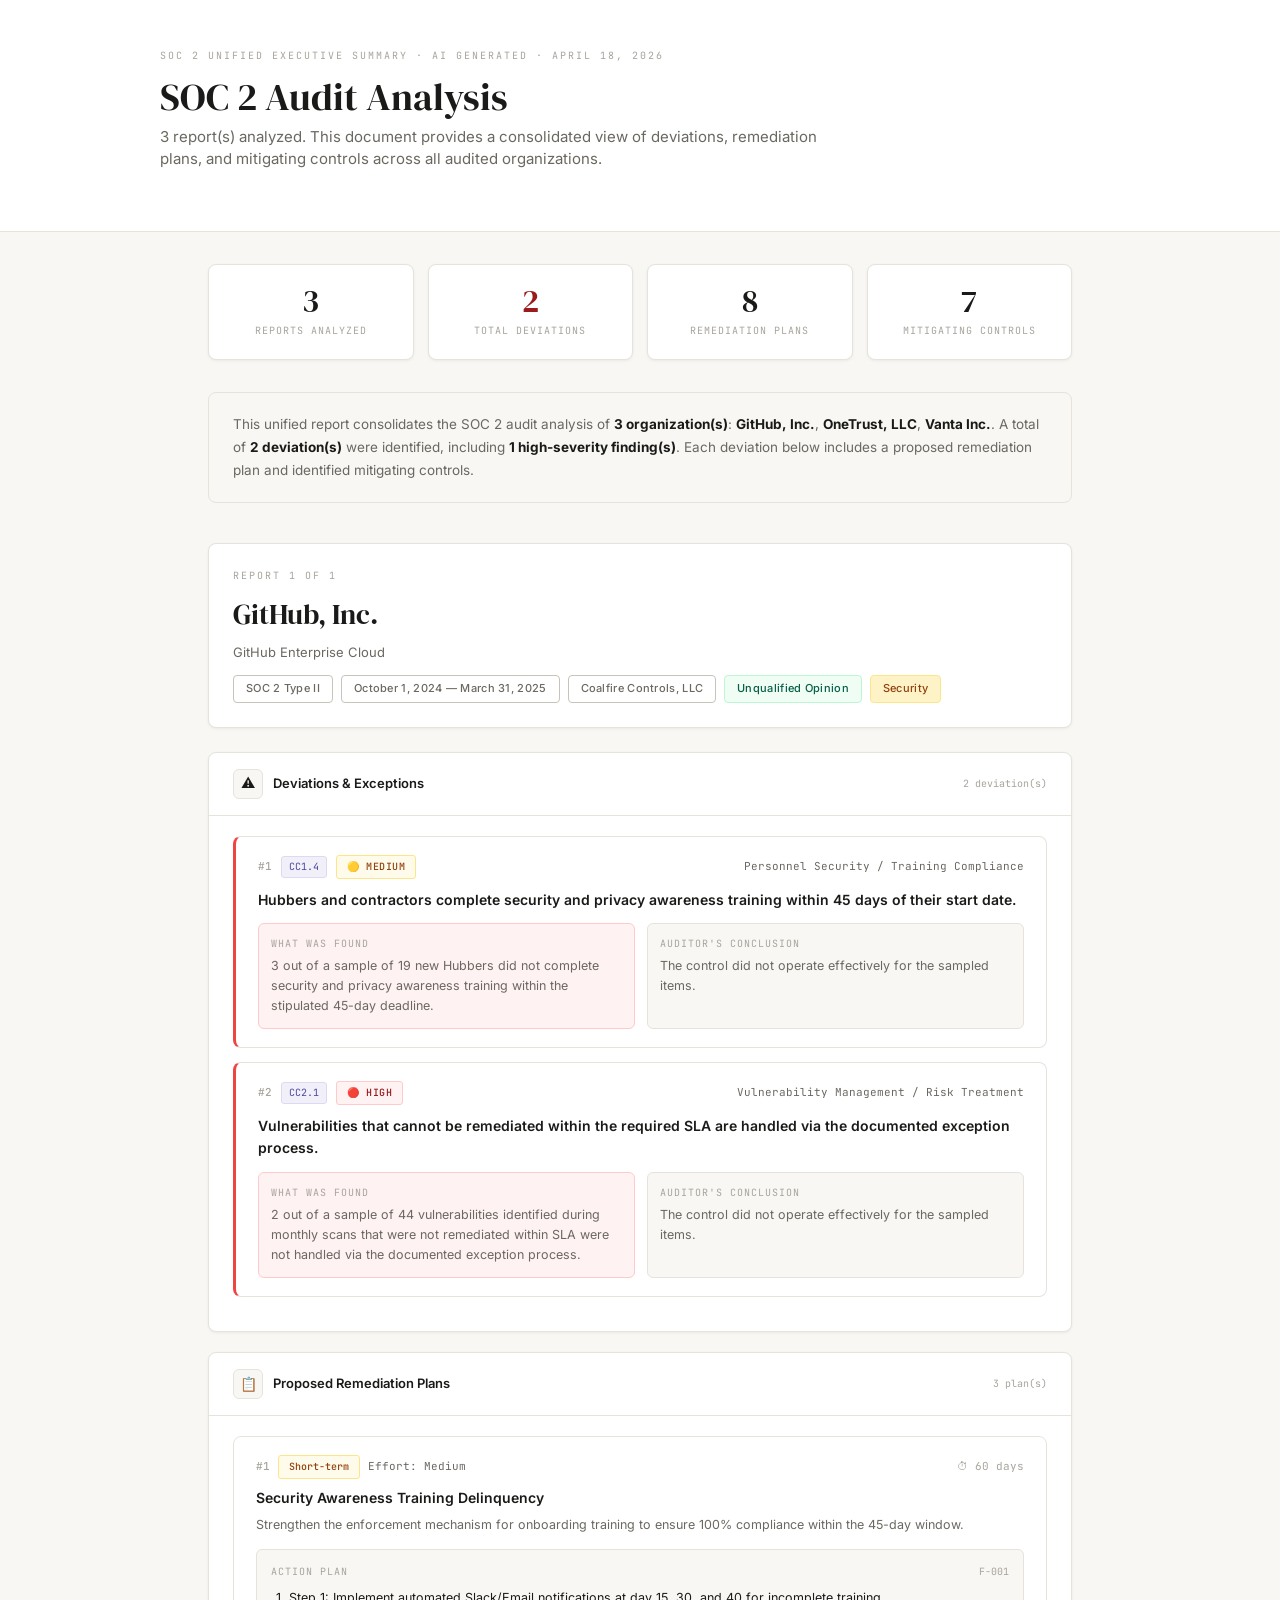
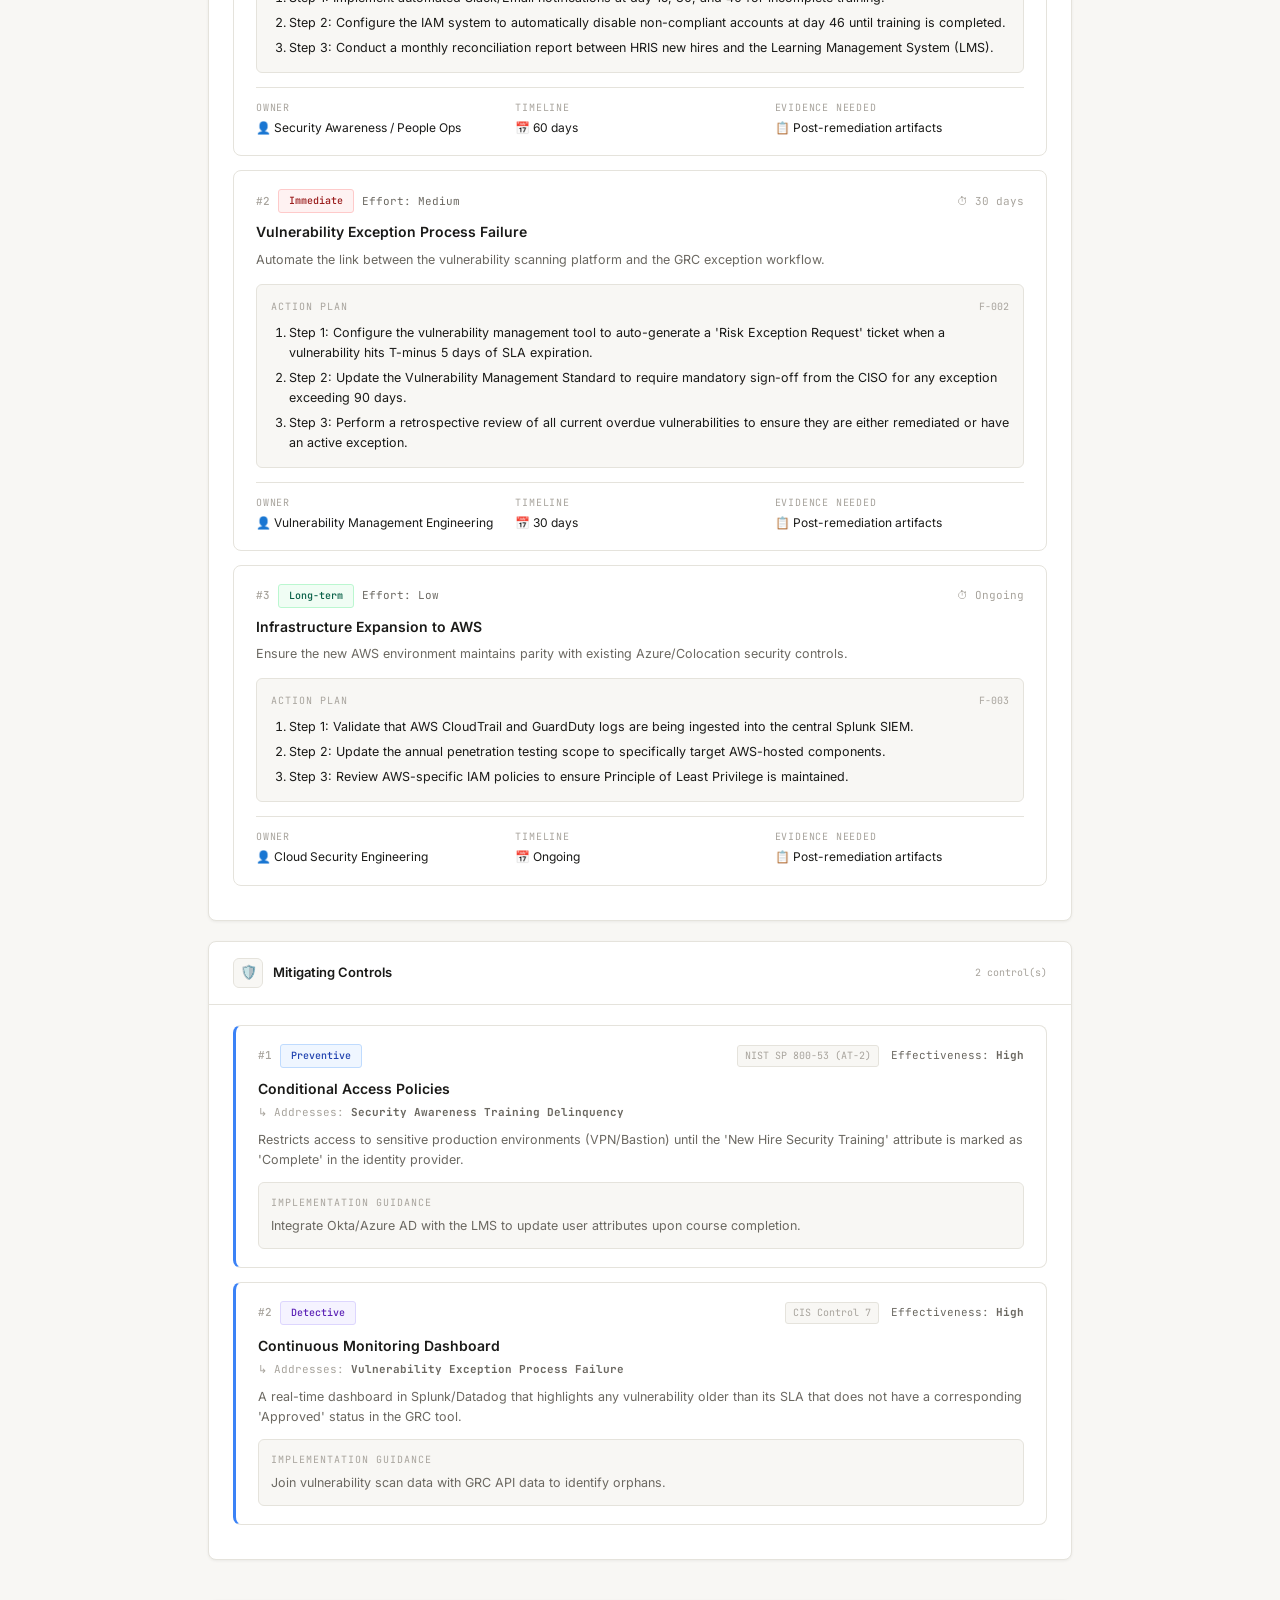
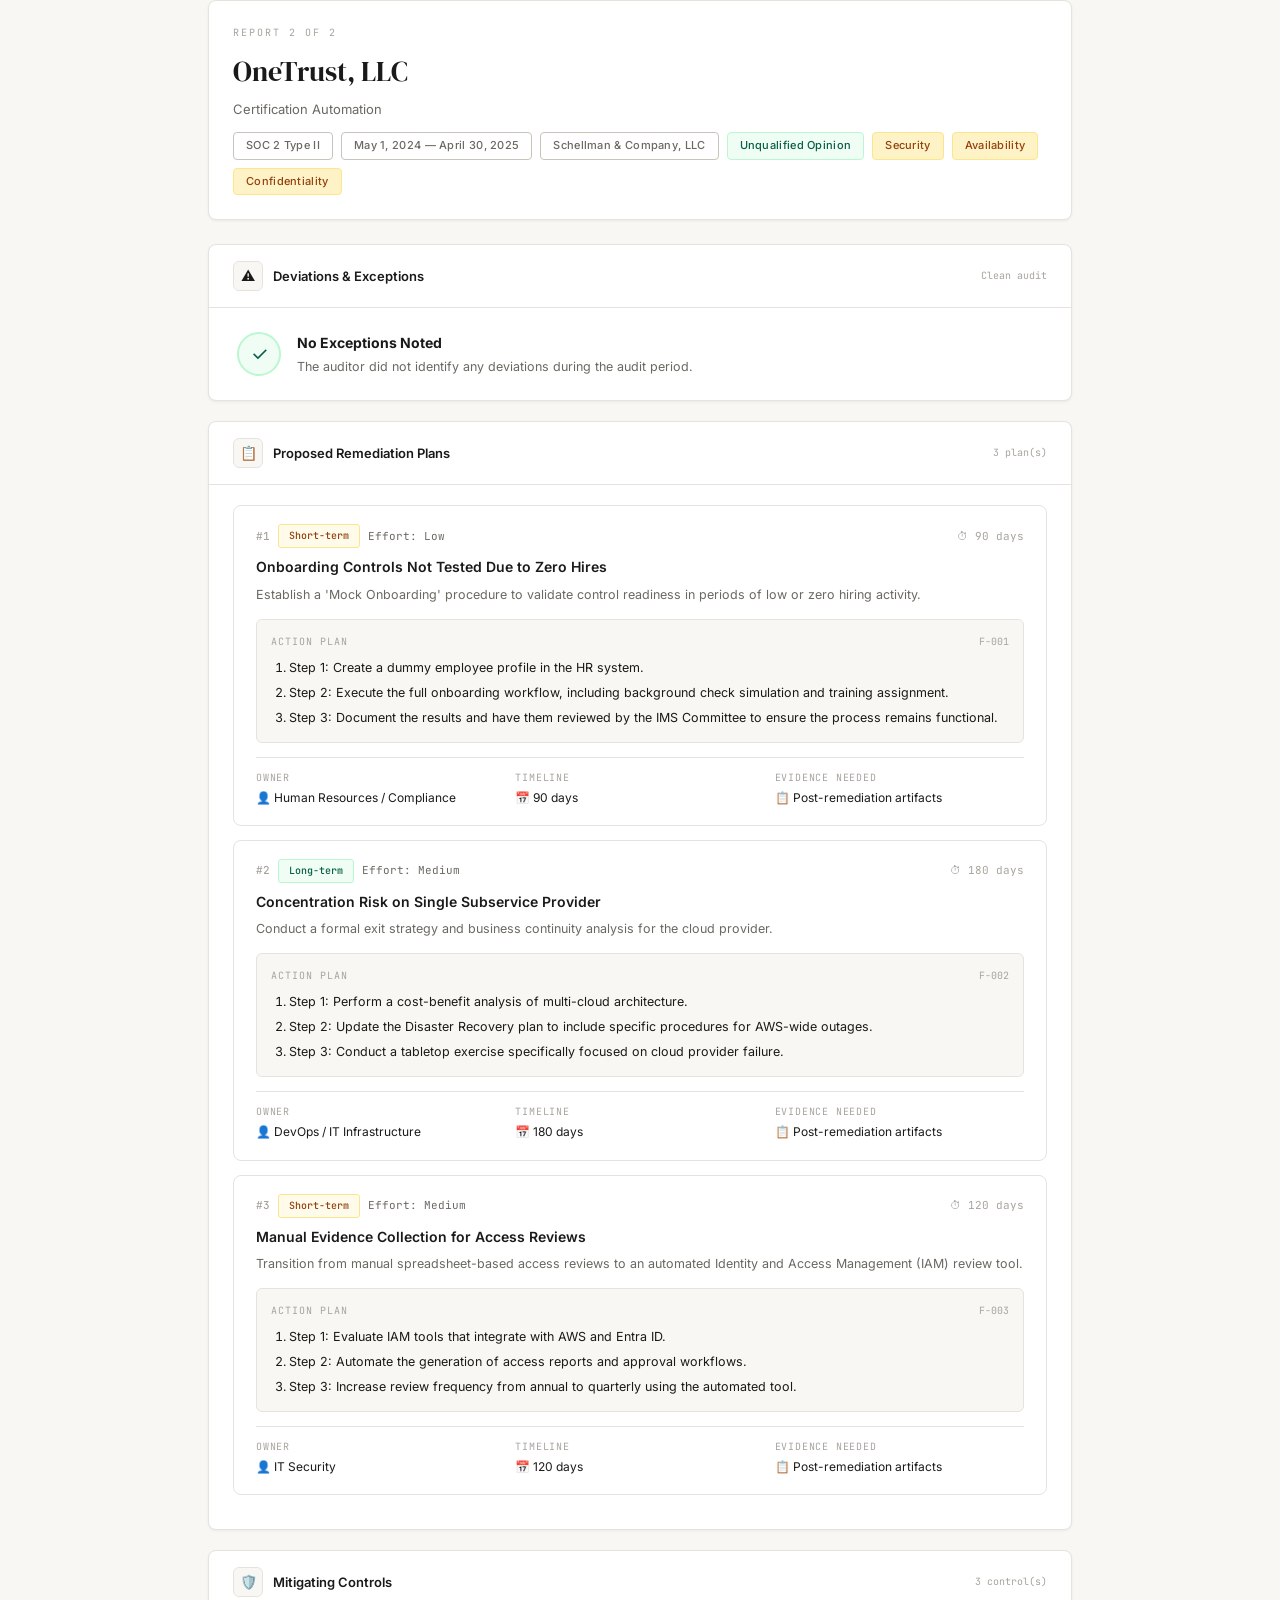
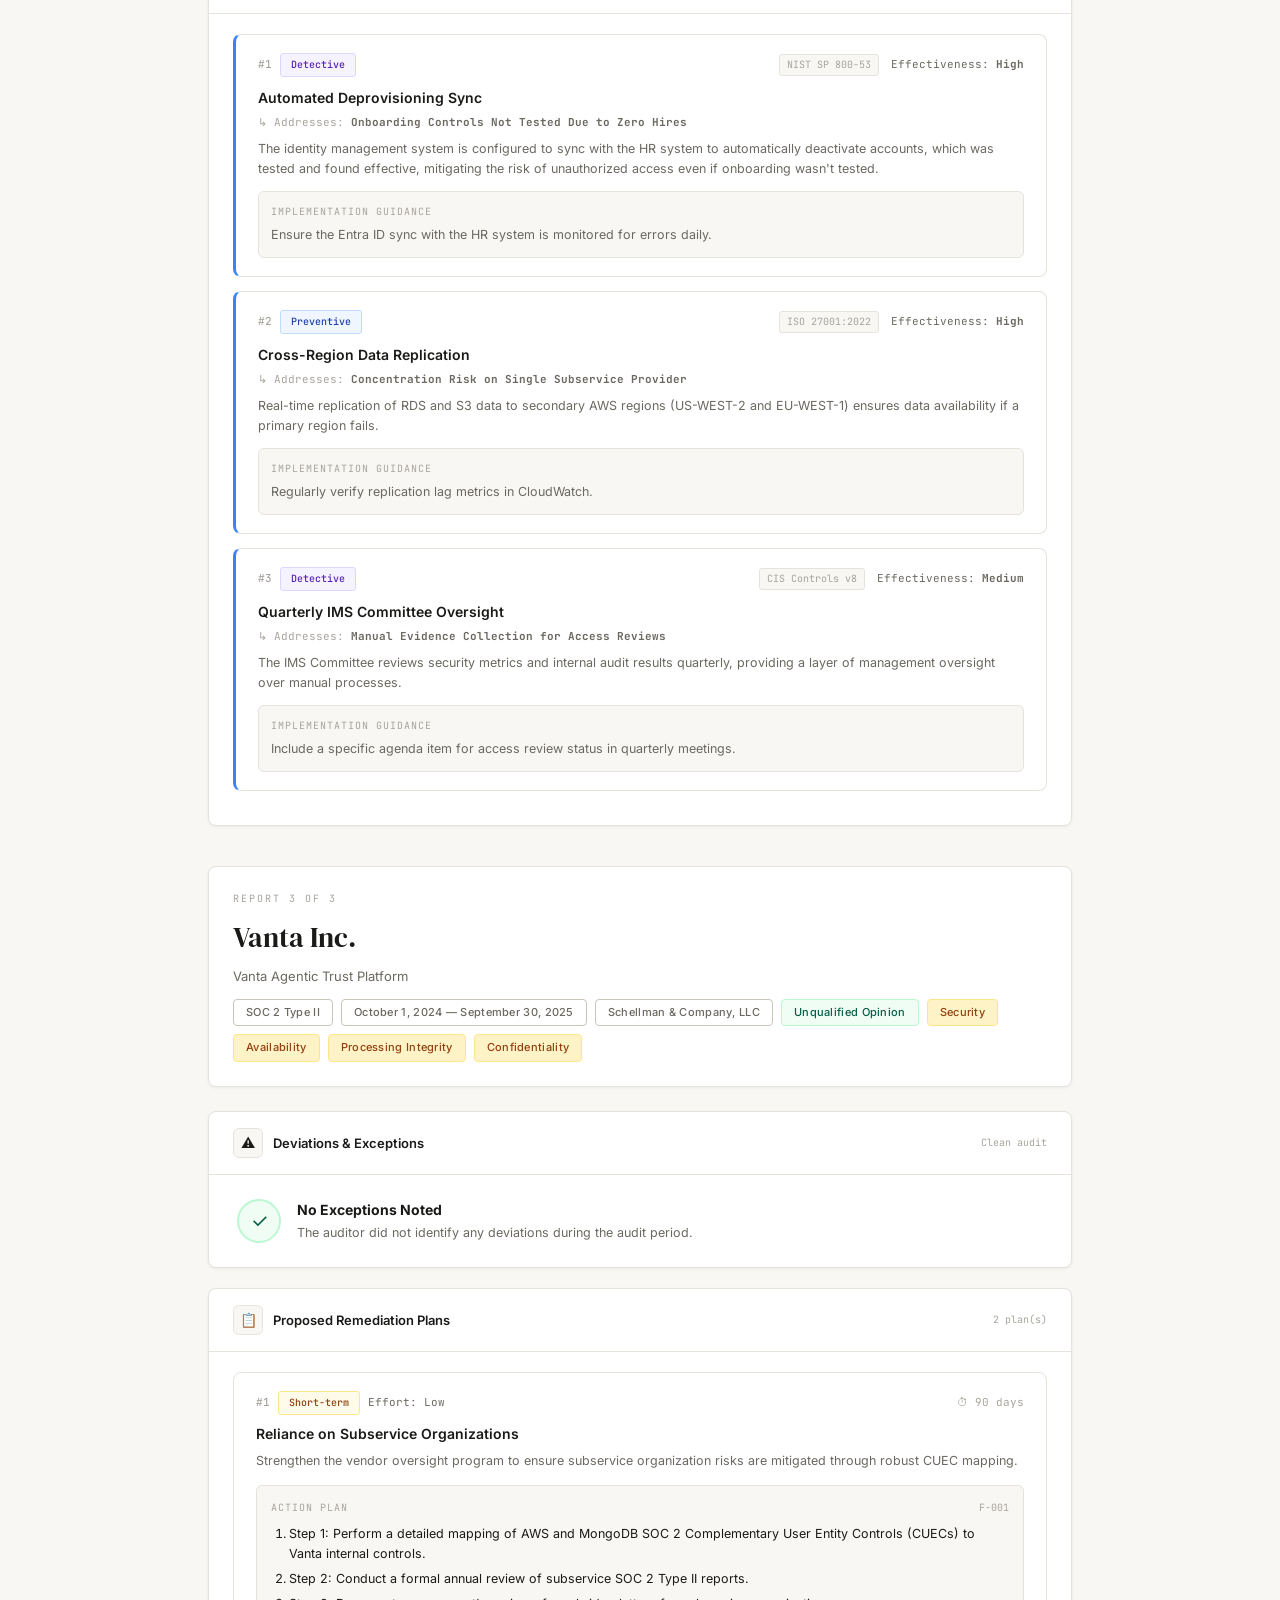
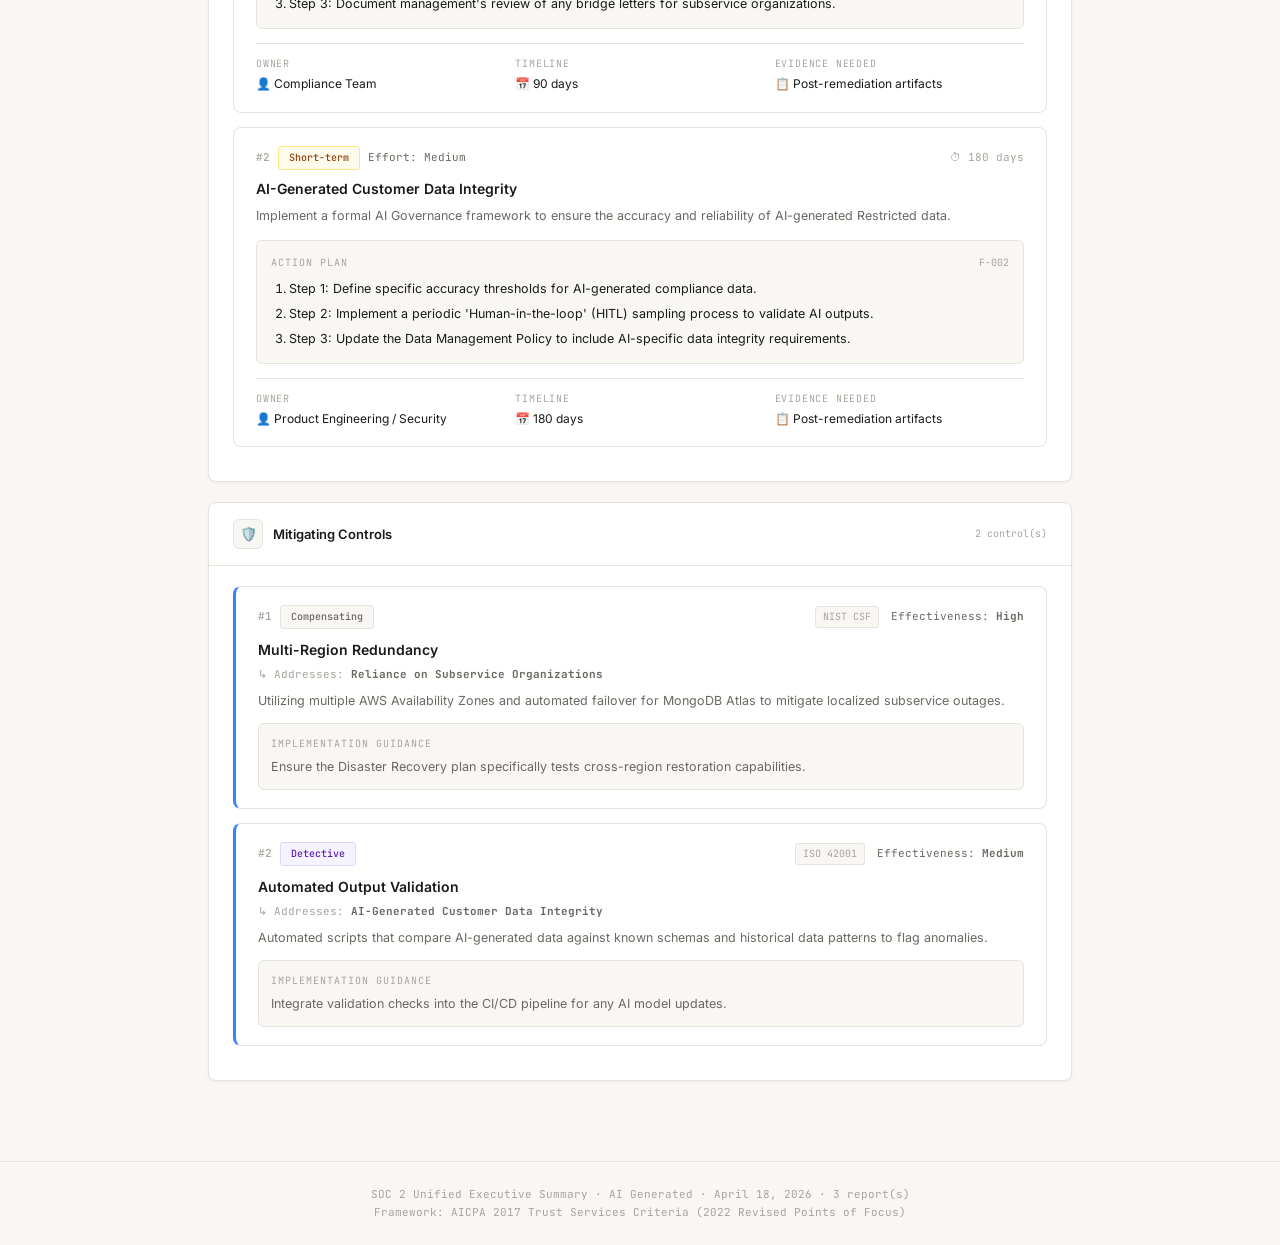
<file: SOC2_Unified_Report.html>
<!DOCTYPE html>
<html lang="en">
<head>
  <meta charset="UTF-8">
  <meta name="viewport" content="width=device-width, initial-scale=1.0">
  <title>SOC 2 Unified Executive Summary</title>
  <link rel="preconnect" href="https://fonts.googleapis.com">
  <link href="https://fonts.googleapis.com/css2?family=DM+Serif+Display&family=Inter:wght@300;400;500;600;700&family=JetBrains+Mono:wght@400;500&display=swap" rel="stylesheet">
  <style>
    :root {
      --bg:#F8F7F4; --white:#fff; --border:#E5E3DC; --border-strong:#C8C4BA;
      --text:#1A1A18; --secondary:#6B6861; --muted:#A8A49D;
      --accent:#1A1A18; --accent-warm:#B45309;
      --badge-bg:#FEF3C7; --badge-text:#92400E;
      --high-bg:#FEF2F2; --high-border:#FECACA; --high-text:#991B1B;
      --med-bg:#FFFBEB; --med-border:#FDE68A; --med-text:#92400E;
      --low-bg:#F0FDF4; --low-border:#BBF7D0; --low-text:#065F46;
      --pass-bg:#F0FDF4; --pass-text:#065F46;
      --fail-bg:#FEF2F2; --fail-text:#991B1B;
      --blue-bg:#EFF6FF; --blue-border:#BFDBFE; --blue-text:#1E40AF;
      --purple-bg:#F5F3FF; --purple-border:#DDD6FE; --purple-text:#5B21B6;
      --shadow:0 1px 3px rgba(0,0,0,.06); --shadow-md:0 4px 12px rgba(0,0,0,.08);
      --radius:8px;
    }
    *{margin:0;padding:0;box-sizing:border-box}
    body{font-family:'Inter',sans-serif;background:var(--bg);color:var(--text);font-size:14px;line-height:1.6}
    h1,h2,h3{font-family:'DM Serif Display',Georgia,serif;font-weight:400}

    .doc-header{background:var(--white);border-bottom:1px solid var(--border);padding:48px 48px 36px}
    .header-inner{max-width:960px;margin:0 auto}
    .header-eyebrow{font-family:'JetBrains Mono',monospace;font-size:10px;letter-spacing:2px;text-transform:uppercase;color:var(--muted);margin-bottom:12px}
    .header-title{font-family:'DM Serif Display',serif;font-size:38px;color:var(--text);margin-bottom:6px;line-height:1.15}
    .header-subtitle{color:var(--secondary);font-size:15px;margin-bottom:24px;max-width:700px;line-height:1.5}

    .container{max-width:960px;margin:0 auto;padding:32px 48px 48px}
    .stats{display:grid;grid-template-columns:repeat(4,1fr);gap:14px;margin-bottom:32px}
    .stat{background:var(--white);border:1px solid var(--border);border-radius:var(--radius);padding:20px;box-shadow:var(--shadow);text-align:center}
    .stat-num{font-family:'DM Serif Display',serif;font-size:32px;line-height:1;margin-bottom:6px;color:var(--text)}
    .stat-num.red{color:#991B1B} .stat-num.amber{color:#92400E} .stat-num.green{color:#065F46}
    .stat-lbl{font-size:10px;font-family:'JetBrains Mono',monospace;text-transform:uppercase;letter-spacing:1px;color:var(--muted)}

    .exec-summary{background:var(--bg);border:1px solid var(--border);border-radius:var(--radius);padding:20px 24px;margin-bottom:32px;line-height:1.7;font-size:13.5px;color:var(--secondary)}
    .exec-summary strong{color:var(--text)}

    /* Company divider */
    .company-divider{margin:40px 0 24px;padding:24px;background:var(--white);border:1px solid var(--border);border-radius:var(--radius);box-shadow:var(--shadow)}
    .company-divider-eyebrow{font-family:'JetBrains Mono',monospace;font-size:10px;letter-spacing:2px;text-transform:uppercase;color:var(--muted);margin-bottom:8px}
    .company-divider h2{font-size:28px;margin-bottom:6px}
    .company-divider-meta{font-size:13px;color:var(--secondary)}
    .company-pills{display:flex;gap:8px;flex-wrap:wrap;margin-top:12px}
    .pill{display:inline-block;padding:4px 12px;border-radius:4px;font-size:11px;font-weight:500;letter-spacing:.3px}
    .pill-outline{background:transparent;border:1px solid var(--border-strong);color:var(--secondary)}
    .pill-accent{background:var(--badge-bg);border:1px solid #FDE68A;color:var(--badge-text)}
    .pill-pass{background:var(--pass-bg);border:1px solid var(--low-border);color:var(--pass-text)}
    .pill-fail{background:var(--fail-bg);border:1px solid var(--high-border);color:var(--fail-text)}

    .section{background:var(--white);border:1px solid var(--border);border-radius:var(--radius);margin-bottom:20px;overflow:hidden;box-shadow:var(--shadow)}
    .sec-head{padding:16px 24px;border-bottom:1px solid var(--border);display:flex;align-items:center;justify-content:space-between}
    .sec-title-wrap{display:flex;align-items:center;gap:10px}
    .sec-icon{width:30px;height:30px;border:1px solid var(--border);border-radius:6px;display:flex;align-items:center;justify-content:center;font-size:14px;flex-shrink:0;background:var(--bg)}
    .sec-title{font-size:13px;font-weight:600;color:var(--text);font-family:'Inter',sans-serif}
    .sec-count{font-size:10px;font-family:'JetBrains Mono',monospace;color:var(--muted)}
    .sec-body{padding:20px 24px}

    .cid{display:inline-block;background:#F1F0F9;border:1px solid #DDD9F5;color:#4B47A0;padding:2px 7px;border-radius:3px;font-size:10px;font-family:'JetBrains Mono',monospace;white-space:nowrap;margin:1px}
    .sev-badge{display:inline-block;padding:3px 10px;border-radius:3px;font-size:10px;font-family:'JetBrains Mono',monospace;font-weight:500;text-transform:uppercase;letter-spacing:.5px}
    .sev-high{background:var(--high-bg);border:1px solid var(--high-border);color:var(--high-text)}
    .sev-medium{background:var(--med-bg);border:1px solid var(--med-border);color:var(--med-text)}
    .sev-low{background:var(--low-bg);border:1px solid var(--low-border);color:var(--low-text)}
    .sev-info{background:var(--bg);border:1px solid var(--border);color:var(--secondary)}
    .pri-badge{display:inline-block;padding:3px 10px;border-radius:3px;font-size:10px;font-family:'JetBrains Mono',monospace;font-weight:500}
    .pri-immediate{background:var(--high-bg);border:1px solid var(--high-border);color:var(--high-text)}
    .pri-short{background:var(--med-bg);border:1px solid var(--med-border);color:var(--med-text)}
    .pri-long{background:var(--low-bg);border:1px solid var(--low-border);color:var(--low-text)}
    .ctrl-type-badge{display:inline-block;padding:3px 10px;border-radius:3px;font-size:10px;font-family:'JetBrains Mono',monospace;font-weight:500}
    .ct-preventive{background:var(--blue-bg);border:1px solid var(--blue-border);color:var(--blue-text)}
    .ct-detective{background:var(--purple-bg);border:1px solid var(--purple-border);color:var(--purple-text)}
    .ct-corrective{background:var(--low-bg);border:1px solid var(--low-border);color:var(--low-text)}
    .ct-compensating{background:var(--bg);border:1px solid var(--border);color:var(--secondary)}

    .deviation-card{border:1px solid var(--border);border-radius:var(--radius);padding:18px 22px;margin-bottom:14px;background:var(--white);border-left:3px solid #EF4444}
    .dev-header{display:flex;align-items:center;justify-content:space-between;margin-bottom:10px;flex-wrap:wrap;gap:8px}
    .dev-left{display:flex;align-items:center;gap:8px}
    .dev-number{font-family:'JetBrains Mono',monospace;font-size:11px;color:var(--muted);font-weight:500}
    .dev-area{font-size:11px;color:var(--secondary);font-family:'JetBrains Mono',monospace}
    .dev-control{font-size:14px;font-weight:600;margin-bottom:12px;color:var(--text);font-family:'Inter',sans-serif}
    .dev-body{display:grid;grid-template-columns:1fr 1fr;gap:12px}
    .dev-block{border-radius:6px;padding:12px}
    .dev-block-exception{background:var(--high-bg);border:1px solid var(--high-border)}
    .dev-block-conclusion{background:var(--bg);border:1px solid var(--border)}
    .dev-label{font-size:10px;font-family:'JetBrains Mono',monospace;text-transform:uppercase;letter-spacing:1px;color:var(--muted);display:block;margin-bottom:4px}
    .dev-block p{font-size:12.5px;color:var(--secondary);line-height:1.6;margin:0}
    .no-deviations{display:flex;align-items:center;gap:16px;padding:4px}
    .no-dev-icon{width:44px;height:44px;border-radius:50%;background:var(--pass-bg);border:2px solid var(--low-border);display:flex;align-items:center;justify-content:center;font-size:20px;color:var(--pass-text);flex-shrink:0}
    .no-dev-text strong{font-size:14px;display:block;margin-bottom:3px;color:var(--text)}
    .no-dev-text p{font-size:12.5px;color:var(--secondary);margin:0;line-height:1.5}

    .remediation-card{border:1px solid var(--border);border-radius:var(--radius);padding:18px 22px;margin-bottom:14px;background:var(--white)}
    .rem-header{display:flex;align-items:center;justify-content:space-between;margin-bottom:8px;flex-wrap:wrap;gap:8px}
    .rem-left{display:flex;align-items:center;gap:8px}
    .rem-number{font-family:'JetBrains Mono',monospace;font-size:11px;color:var(--muted);font-weight:500}
    .rem-effort{font-size:11px;color:var(--secondary);font-family:'JetBrains Mono',monospace}
    .rem-timeline{font-size:11px;color:var(--muted);font-family:'JetBrains Mono',monospace}
    .rem-title{font-size:14px;font-weight:600;margin-bottom:6px;color:var(--text);font-family:'Inter',sans-serif}
    .rem-desc{font-size:12.5px;color:var(--secondary);margin-bottom:14px;line-height:1.6}
    .rem-plan{background:var(--bg);border:1px solid var(--border);border-radius:6px;padding:14px;margin-bottom:14px}
    .rem-plan-header{display:flex;justify-content:space-between;align-items:center;margin-bottom:8px}
    .rem-plan-label{font-size:10px;font-family:'JetBrains Mono',monospace;text-transform:uppercase;letter-spacing:1px;color:var(--muted)}
    .rem-plan-finding{font-size:10px;font-family:'JetBrains Mono',monospace;color:var(--muted)}
    .action-steps{padding-left:18px;display:flex;flex-direction:column;gap:5px}
    .action-steps li{font-size:12.5px;color:var(--text);line-height:1.6}
    .rem-footer{display:grid;grid-template-columns:repeat(3,1fr);gap:10px;padding-top:12px;border-top:1px solid var(--border)}
    .rem-meta-label{font-size:10px;font-family:'JetBrains Mono',monospace;text-transform:uppercase;letter-spacing:.8px;color:var(--muted);margin-bottom:2px}
    .rem-meta-value{font-size:12px;color:var(--text)}

    .mitigating-card{border:1px solid var(--border);border-radius:var(--radius);padding:18px 22px;margin-bottom:14px;background:var(--white);border-left:3px solid #3B82F6}
    .mit-header{display:flex;align-items:center;justify-content:space-between;margin-bottom:10px;flex-wrap:wrap;gap:8px}
    .mit-left{display:flex;align-items:center;gap:8px}
    .mit-right{display:flex;align-items:center;gap:12px}
    .mit-number{font-family:'JetBrains Mono',monospace;font-size:11px;color:var(--muted);font-weight:500}
    .mit-framework{font-size:10px;font-family:'JetBrains Mono',monospace;color:var(--muted);background:var(--bg);border:1px solid var(--border);padding:2px 7px;border-radius:3px}
    .mit-effectiveness{font-size:11px;color:var(--secondary);font-family:'JetBrains Mono',monospace}
    .mit-title{font-size:14px;font-weight:600;margin-bottom:4px;color:var(--text);font-family:'Inter',sans-serif}
    .mit-ref{font-size:11px;color:var(--muted);font-family:'JetBrains Mono',monospace;margin-bottom:8px}
    .mit-ref strong{color:var(--secondary)}
    .mit-desc{font-size:12.5px;color:var(--secondary);margin-bottom:12px;line-height:1.6}
    .mit-guidance{background:var(--bg);border:1px solid var(--border);border-radius:6px;padding:12px}
    .mit-guidance-label{font-size:10px;font-family:'JetBrains Mono',monospace;text-transform:uppercase;letter-spacing:1px;color:var(--muted);margin-bottom:5px}
    .mit-guidance p{font-size:12.5px;color:var(--secondary);line-height:1.6;margin:0}

    .doc-footer{border-top:1px solid var(--border);text-align:center;padding:24px;margin-top:12px;font-size:11px;font-family:'JetBrains Mono',monospace;color:var(--muted)}

    @media print{body{background:#fff}.container{padding:20px}.section,.deviation-card,.remediation-card,.mitigating-card,.company-divider{box-shadow:none;break-inside:avoid}}
    @media(max-width:700px){.dev-body,.rem-footer{grid-template-columns:1fr}.stats{grid-template-columns:repeat(2,1fr)}.container{padding:20px 16px}.doc-header{padding:28px 16px}}
  </style>
</head>
<body>

<div class="doc-header">
  <div class="header-inner">
    <div class="header-eyebrow">SOC 2 Unified Executive Summary · AI Generated · April 18, 2026</div>
    <h1 class="header-title">SOC 2 Audit Analysis</h1>
    <p class="header-subtitle">3 report(s) analyzed. This document provides a consolidated view of deviations, remediation plans, and mitigating controls across all audited organizations.</p>
  </div>
</div>

<div class="container">

  <div class="stats">
    <div class="stat">
      <div class="stat-num">3</div>
      <div class="stat-lbl">Reports Analyzed</div>
    </div>
    <div class="stat">
      <div class="stat-num red">2</div>
      <div class="stat-lbl">Total Deviations</div>
    </div>
    <div class="stat">
      <div class="stat-num">8</div>
      <div class="stat-lbl">Remediation Plans</div>
    </div>
    <div class="stat">
      <div class="stat-num">7</div>
      <div class="stat-lbl">Mitigating Controls</div>
    </div>
  </div>

  <div class="exec-summary">
    This unified report consolidates the SOC 2 audit analysis of <strong>3 organization(s)</strong>:
    <strong>GitHub, Inc.</strong>, <strong>OneTrust, LLC</strong>, <strong>Vanta Inc.</strong>.
    A total of <strong>2 deviation(s)</strong> were identified, including <strong>1 high-severity finding(s)</strong>. Each deviation below includes a proposed remediation plan and identified mitigating controls.
  </div>

  
  <!-- ── Company 1: GitHub, Inc. ─── -->
  <div class="company-divider">
    <div class="company-divider-eyebrow">Report 1 of 1</div>
    <h2>GitHub, Inc.</h2>
    <div class="company-divider-meta">GitHub Enterprise Cloud</div>
    <div class="company-pills">
      <span class="pill pill-outline">SOC 2 Type II</span>
      <span class="pill pill-outline">October 1, 2024 — March 31, 2025</span>
      <span class="pill pill-outline">Coalfire Controls, LLC</span>
      <span class="pill pill-pass">Unqualified Opinion</span>
      <span class="pill pill-accent">Security</span>
    </div>
  </div>

  <div class="section">
    <div class="sec-head"><div class="sec-title-wrap"><div class="sec-icon">⚠️</div><span class="sec-title">Deviations & Exceptions</span></div><span class="sec-count">2 deviation(s)</span></div>
    <div class="sec-body">
    <div class="deviation-card">
      <div class="dev-header">
        <div class="dev-left">
          <span class="dev-number">#1</span>
          <span class="cid">CC1.4</span>
          <span class="sev-badge sev-medium">🟡 Medium</span>
        </div>
        <span class="dev-area">Personnel Security / Training Compliance</span>
      </div>
      <h4 class="dev-control">Hubbers and contractors complete security and privacy awareness training within 45 days of their start date.</h4>
      <div class="dev-body">
        <div class="dev-block dev-block-exception"><div class="dev-label">What Was Found</div><p>3 out of a sample of 19 new Hubbers did not complete security and privacy awareness training within the stipulated 45-day deadline.</p></div>
        <div class="dev-block dev-block-conclusion"><div class="dev-label">Auditor's Conclusion</div><p>The control did not operate effectively for the sampled items.</p></div>
      </div>
    </div>
    <div class="deviation-card">
      <div class="dev-header">
        <div class="dev-left">
          <span class="dev-number">#2</span>
          <span class="cid">CC2.1</span>
          <span class="sev-badge sev-high">🔴 High</span>
        </div>
        <span class="dev-area">Vulnerability Management / Risk Treatment</span>
      </div>
      <h4 class="dev-control">Vulnerabilities that cannot be remediated within the required SLA are handled via the documented exception process.</h4>
      <div class="dev-body">
        <div class="dev-block dev-block-exception"><div class="dev-label">What Was Found</div><p>2 out of a sample of 44 vulnerabilities identified during monthly scans that were not remediated within SLA were not handled via the documented exception process.</p></div>
        <div class="dev-block dev-block-conclusion"><div class="dev-label">Auditor's Conclusion</div><p>The control did not operate effectively for the sampled items.</p></div>
      </div>
    </div></div>
  </div>

  
  <div class="section">
    <div class="sec-head"><div class="sec-title-wrap"><div class="sec-icon">📋</div><span class="sec-title">Proposed Remediation Plans</span></div><span class="sec-count">3 plan(s)</span></div>
    <div class="sec-body">
    <div class="remediation-card">
      <div class="rem-header">
        <div class="rem-left">
          <span class="rem-number">#1</span>
          <span class="pri-badge pri-short">Short-term</span>
          <span class="rem-effort">Effort: Medium</span>
        </div>
        <span class="rem-timeline">⏱ 60 days</span>
      </div>
      <h4 class="rem-title">Security Awareness Training Delinquency</h4>
      <p class="rem-desc">Strengthen the enforcement mechanism for onboarding training to ensure 100% compliance within the 45-day window.</p>
      <div class="rem-plan">
        <div class="rem-plan-header"><span class="rem-plan-label">Action Plan</span><span class="rem-plan-finding">F-001</span></div>
        <ol class="action-steps"><li>Step 1: Implement automated Slack/Email notifications at day 15, 30, and 40 for incomplete training.</li><li>Step 2: Configure the IAM system to automatically disable non-compliant accounts at day 46 until training is completed.</li><li>Step 3: Conduct a monthly reconciliation report between HRIS new hires and the Learning Management System (LMS).</li></ol>
      </div>
      <div class="rem-footer">
        <div><div class="rem-meta-label">Owner</div><div class="rem-meta-value">👤 Security Awareness / People Ops</div></div>
        <div><div class="rem-meta-label">Timeline</div><div class="rem-meta-value">📅 60 days</div></div>
        <div><div class="rem-meta-label">Evidence Needed</div><div class="rem-meta-value">📋 Post-remediation artifacts</div></div>
      </div>
    </div>
    <div class="remediation-card">
      <div class="rem-header">
        <div class="rem-left">
          <span class="rem-number">#2</span>
          <span class="pri-badge pri-immediate">Immediate</span>
          <span class="rem-effort">Effort: Medium</span>
        </div>
        <span class="rem-timeline">⏱ 30 days</span>
      </div>
      <h4 class="rem-title">Vulnerability Exception Process Failure</h4>
      <p class="rem-desc">Automate the link between the vulnerability scanning platform and the GRC exception workflow.</p>
      <div class="rem-plan">
        <div class="rem-plan-header"><span class="rem-plan-label">Action Plan</span><span class="rem-plan-finding">F-002</span></div>
        <ol class="action-steps"><li>Step 1: Configure the vulnerability management tool to auto-generate a 'Risk Exception Request' ticket when a vulnerability hits T-minus 5 days of SLA expiration.</li><li>Step 2: Update the Vulnerability Management Standard to require mandatory sign-off from the CISO for any exception exceeding 90 days.</li><li>Step 3: Perform a retrospective review of all current overdue vulnerabilities to ensure they are either remediated or have an active exception.</li></ol>
      </div>
      <div class="rem-footer">
        <div><div class="rem-meta-label">Owner</div><div class="rem-meta-value">👤 Vulnerability Management Engineering</div></div>
        <div><div class="rem-meta-label">Timeline</div><div class="rem-meta-value">📅 30 days</div></div>
        <div><div class="rem-meta-label">Evidence Needed</div><div class="rem-meta-value">📋 Post-remediation artifacts</div></div>
      </div>
    </div>
    <div class="remediation-card">
      <div class="rem-header">
        <div class="rem-left">
          <span class="rem-number">#3</span>
          <span class="pri-badge pri-long">Long-term</span>
          <span class="rem-effort">Effort: Low</span>
        </div>
        <span class="rem-timeline">⏱ Ongoing</span>
      </div>
      <h4 class="rem-title">Infrastructure Expansion to AWS</h4>
      <p class="rem-desc">Ensure the new AWS environment maintains parity with existing Azure/Colocation security controls.</p>
      <div class="rem-plan">
        <div class="rem-plan-header"><span class="rem-plan-label">Action Plan</span><span class="rem-plan-finding">F-003</span></div>
        <ol class="action-steps"><li>Step 1: Validate that AWS CloudTrail and GuardDuty logs are being ingested into the central Splunk SIEM.</li><li>Step 2: Update the annual penetration testing scope to specifically target AWS-hosted components.</li><li>Step 3: Review AWS-specific IAM policies to ensure Principle of Least Privilege is maintained.</li></ol>
      </div>
      <div class="rem-footer">
        <div><div class="rem-meta-label">Owner</div><div class="rem-meta-value">👤 Cloud Security Engineering</div></div>
        <div><div class="rem-meta-label">Timeline</div><div class="rem-meta-value">📅 Ongoing</div></div>
        <div><div class="rem-meta-label">Evidence Needed</div><div class="rem-meta-value">📋 Post-remediation artifacts</div></div>
      </div>
    </div></div>
  </div>

  
  <div class="section">
    <div class="sec-head"><div class="sec-title-wrap"><div class="sec-icon">🛡️</div><span class="sec-title">Mitigating Controls</span></div><span class="sec-count">2 control(s)</span></div>
    <div class="sec-body">
    <div class="mitigating-card">
      <div class="mit-header">
        <div class="mit-left">
          <span class="mit-number">#1</span>
          <span class="ctrl-type-badge ct-preventive">Preventive</span>
        </div>
        <div class="mit-right">
          <span class="mit-framework">NIST SP 800-53 (AT-2)</span>
          <span class="mit-effectiveness">Effectiveness: <strong>High</strong></span>
        </div>
      </div>
      <h4 class="mit-title">Conditional Access Policies</h4>
      <p class="mit-ref">↳ Addresses: <strong>Security Awareness Training Delinquency</strong></p>
      <p class="mit-desc">Restricts access to sensitive production environments (VPN/Bastion) until the 'New Hire Security Training' attribute is marked as 'Complete' in the identity provider.</p>
      <div class="mit-guidance"><div class="mit-guidance-label">Implementation Guidance</div><p>Integrate Okta/Azure AD with the LMS to update user attributes upon course completion.</p></div>
    </div>
    <div class="mitigating-card">
      <div class="mit-header">
        <div class="mit-left">
          <span class="mit-number">#2</span>
          <span class="ctrl-type-badge ct-detective">Detective</span>
        </div>
        <div class="mit-right">
          <span class="mit-framework">CIS Control 7</span>
          <span class="mit-effectiveness">Effectiveness: <strong>High</strong></span>
        </div>
      </div>
      <h4 class="mit-title">Continuous Monitoring Dashboard</h4>
      <p class="mit-ref">↳ Addresses: <strong>Vulnerability Exception Process Failure</strong></p>
      <p class="mit-desc">A real-time dashboard in Splunk/Datadog that highlights any vulnerability older than its SLA that does not have a corresponding 'Approved' status in the GRC tool.</p>
      <div class="mit-guidance"><div class="mit-guidance-label">Implementation Guidance</div><p>Join vulnerability scan data with GRC API data to identify orphans.</p></div>
    </div></div>
  </div>
  
  <!-- ── Company 2: OneTrust, LLC ─── -->
  <div class="company-divider">
    <div class="company-divider-eyebrow">Report 2 of 2</div>
    <h2>OneTrust, LLC</h2>
    <div class="company-divider-meta">Certification Automation</div>
    <div class="company-pills">
      <span class="pill pill-outline">SOC 2 Type II</span>
      <span class="pill pill-outline">May 1, 2024 — April 30, 2025</span>
      <span class="pill pill-outline">Schellman & Company, LLC</span>
      <span class="pill pill-pass">Unqualified Opinion</span>
      <span class="pill pill-accent">Security</span><span class="pill pill-accent">Availability</span><span class="pill pill-accent">Confidentiality</span>
    </div>
  </div>

  <div class="section">
    <div class="sec-head"><div class="sec-title-wrap"><div class="sec-icon">⚠️</div><span class="sec-title">Deviations & Exceptions</span></div><span class="sec-count">Clean audit</span></div>
    <div class="sec-body">
    <div class="no-deviations">
      <div class="no-dev-icon">✓</div>
      <div class="no-dev-text"><strong>No Exceptions Noted</strong><p>The auditor did not identify any deviations during the audit period.</p></div>
    </div></div>
  </div>

  
  <div class="section">
    <div class="sec-head"><div class="sec-title-wrap"><div class="sec-icon">📋</div><span class="sec-title">Proposed Remediation Plans</span></div><span class="sec-count">3 plan(s)</span></div>
    <div class="sec-body">
    <div class="remediation-card">
      <div class="rem-header">
        <div class="rem-left">
          <span class="rem-number">#1</span>
          <span class="pri-badge pri-short">Short-term</span>
          <span class="rem-effort">Effort: Low</span>
        </div>
        <span class="rem-timeline">⏱ 90 days</span>
      </div>
      <h4 class="rem-title">Onboarding Controls Not Tested Due to Zero Hires</h4>
      <p class="rem-desc">Establish a 'Mock Onboarding' procedure to validate control readiness in periods of low or zero hiring activity.</p>
      <div class="rem-plan">
        <div class="rem-plan-header"><span class="rem-plan-label">Action Plan</span><span class="rem-plan-finding">F-001</span></div>
        <ol class="action-steps"><li>Step 1: Create a dummy employee profile in the HR system.</li><li>Step 2: Execute the full onboarding workflow, including background check simulation and training assignment.</li><li>Step 3: Document the results and have them reviewed by the IMS Committee to ensure the process remains functional.</li></ol>
      </div>
      <div class="rem-footer">
        <div><div class="rem-meta-label">Owner</div><div class="rem-meta-value">👤 Human Resources / Compliance</div></div>
        <div><div class="rem-meta-label">Timeline</div><div class="rem-meta-value">📅 90 days</div></div>
        <div><div class="rem-meta-label">Evidence Needed</div><div class="rem-meta-value">📋 Post-remediation artifacts</div></div>
      </div>
    </div>
    <div class="remediation-card">
      <div class="rem-header">
        <div class="rem-left">
          <span class="rem-number">#2</span>
          <span class="pri-badge pri-long">Long-term</span>
          <span class="rem-effort">Effort: Medium</span>
        </div>
        <span class="rem-timeline">⏱ 180 days</span>
      </div>
      <h4 class="rem-title">Concentration Risk on Single Subservice Provider</h4>
      <p class="rem-desc">Conduct a formal exit strategy and business continuity analysis for the cloud provider.</p>
      <div class="rem-plan">
        <div class="rem-plan-header"><span class="rem-plan-label">Action Plan</span><span class="rem-plan-finding">F-002</span></div>
        <ol class="action-steps"><li>Step 1: Perform a cost-benefit analysis of multi-cloud architecture.</li><li>Step 2: Update the Disaster Recovery plan to include specific procedures for AWS-wide outages.</li><li>Step 3: Conduct a tabletop exercise specifically focused on cloud provider failure.</li></ol>
      </div>
      <div class="rem-footer">
        <div><div class="rem-meta-label">Owner</div><div class="rem-meta-value">👤 DevOps / IT Infrastructure</div></div>
        <div><div class="rem-meta-label">Timeline</div><div class="rem-meta-value">📅 180 days</div></div>
        <div><div class="rem-meta-label">Evidence Needed</div><div class="rem-meta-value">📋 Post-remediation artifacts</div></div>
      </div>
    </div>
    <div class="remediation-card">
      <div class="rem-header">
        <div class="rem-left">
          <span class="rem-number">#3</span>
          <span class="pri-badge pri-short">Short-term</span>
          <span class="rem-effort">Effort: Medium</span>
        </div>
        <span class="rem-timeline">⏱ 120 days</span>
      </div>
      <h4 class="rem-title">Manual Evidence Collection for Access Reviews</h4>
      <p class="rem-desc">Transition from manual spreadsheet-based access reviews to an automated Identity and Access Management (IAM) review tool.</p>
      <div class="rem-plan">
        <div class="rem-plan-header"><span class="rem-plan-label">Action Plan</span><span class="rem-plan-finding">F-003</span></div>
        <ol class="action-steps"><li>Step 1: Evaluate IAM tools that integrate with AWS and Entra ID.</li><li>Step 2: Automate the generation of access reports and approval workflows.</li><li>Step 3: Increase review frequency from annual to quarterly using the automated tool.</li></ol>
      </div>
      <div class="rem-footer">
        <div><div class="rem-meta-label">Owner</div><div class="rem-meta-value">👤 IT Security</div></div>
        <div><div class="rem-meta-label">Timeline</div><div class="rem-meta-value">📅 120 days</div></div>
        <div><div class="rem-meta-label">Evidence Needed</div><div class="rem-meta-value">📋 Post-remediation artifacts</div></div>
      </div>
    </div></div>
  </div>

  
  <div class="section">
    <div class="sec-head"><div class="sec-title-wrap"><div class="sec-icon">🛡️</div><span class="sec-title">Mitigating Controls</span></div><span class="sec-count">3 control(s)</span></div>
    <div class="sec-body">
    <div class="mitigating-card">
      <div class="mit-header">
        <div class="mit-left">
          <span class="mit-number">#1</span>
          <span class="ctrl-type-badge ct-detective">Detective</span>
        </div>
        <div class="mit-right">
          <span class="mit-framework">NIST SP 800-53</span>
          <span class="mit-effectiveness">Effectiveness: <strong>High</strong></span>
        </div>
      </div>
      <h4 class="mit-title">Automated Deprovisioning Sync</h4>
      <p class="mit-ref">↳ Addresses: <strong>Onboarding Controls Not Tested Due to Zero Hires</strong></p>
      <p class="mit-desc">The identity management system is configured to sync with the HR system to automatically deactivate accounts, which was tested and found effective, mitigating the risk of unauthorized access even if onboarding wasn't tested.</p>
      <div class="mit-guidance"><div class="mit-guidance-label">Implementation Guidance</div><p>Ensure the Entra ID sync with the HR system is monitored for errors daily.</p></div>
    </div>
    <div class="mitigating-card">
      <div class="mit-header">
        <div class="mit-left">
          <span class="mit-number">#2</span>
          <span class="ctrl-type-badge ct-preventive">Preventive</span>
        </div>
        <div class="mit-right">
          <span class="mit-framework">ISO 27001:2022</span>
          <span class="mit-effectiveness">Effectiveness: <strong>High</strong></span>
        </div>
      </div>
      <h4 class="mit-title">Cross-Region Data Replication</h4>
      <p class="mit-ref">↳ Addresses: <strong>Concentration Risk on Single Subservice Provider</strong></p>
      <p class="mit-desc">Real-time replication of RDS and S3 data to secondary AWS regions (US-WEST-2 and EU-WEST-1) ensures data availability if a primary region fails.</p>
      <div class="mit-guidance"><div class="mit-guidance-label">Implementation Guidance</div><p>Regularly verify replication lag metrics in CloudWatch.</p></div>
    </div>
    <div class="mitigating-card">
      <div class="mit-header">
        <div class="mit-left">
          <span class="mit-number">#3</span>
          <span class="ctrl-type-badge ct-detective">Detective</span>
        </div>
        <div class="mit-right">
          <span class="mit-framework">CIS Controls v8</span>
          <span class="mit-effectiveness">Effectiveness: <strong>Medium</strong></span>
        </div>
      </div>
      <h4 class="mit-title">Quarterly IMS Committee Oversight</h4>
      <p class="mit-ref">↳ Addresses: <strong>Manual Evidence Collection for Access Reviews</strong></p>
      <p class="mit-desc">The IMS Committee reviews security metrics and internal audit results quarterly, providing a layer of management oversight over manual processes.</p>
      <div class="mit-guidance"><div class="mit-guidance-label">Implementation Guidance</div><p>Include a specific agenda item for access review status in quarterly meetings.</p></div>
    </div></div>
  </div>
  
  <!-- ── Company 3: Vanta Inc. ─── -->
  <div class="company-divider">
    <div class="company-divider-eyebrow">Report 3 of 3</div>
    <h2>Vanta Inc.</h2>
    <div class="company-divider-meta">Vanta Agentic Trust Platform</div>
    <div class="company-pills">
      <span class="pill pill-outline">SOC 2 Type II</span>
      <span class="pill pill-outline">October 1, 2024 — September 30, 2025</span>
      <span class="pill pill-outline">Schellman & Company, LLC</span>
      <span class="pill pill-pass">Unqualified Opinion</span>
      <span class="pill pill-accent">Security</span><span class="pill pill-accent">Availability</span><span class="pill pill-accent">Processing Integrity</span><span class="pill pill-accent">Confidentiality</span>
    </div>
  </div>

  <div class="section">
    <div class="sec-head"><div class="sec-title-wrap"><div class="sec-icon">⚠️</div><span class="sec-title">Deviations & Exceptions</span></div><span class="sec-count">Clean audit</span></div>
    <div class="sec-body">
    <div class="no-deviations">
      <div class="no-dev-icon">✓</div>
      <div class="no-dev-text"><strong>No Exceptions Noted</strong><p>The auditor did not identify any deviations during the audit period.</p></div>
    </div></div>
  </div>

  
  <div class="section">
    <div class="sec-head"><div class="sec-title-wrap"><div class="sec-icon">📋</div><span class="sec-title">Proposed Remediation Plans</span></div><span class="sec-count">2 plan(s)</span></div>
    <div class="sec-body">
    <div class="remediation-card">
      <div class="rem-header">
        <div class="rem-left">
          <span class="rem-number">#1</span>
          <span class="pri-badge pri-short">Short-term</span>
          <span class="rem-effort">Effort: Low</span>
        </div>
        <span class="rem-timeline">⏱ 90 days</span>
      </div>
      <h4 class="rem-title">Reliance on Subservice Organizations</h4>
      <p class="rem-desc">Strengthen the vendor oversight program to ensure subservice organization risks are mitigated through robust CUEC mapping.</p>
      <div class="rem-plan">
        <div class="rem-plan-header"><span class="rem-plan-label">Action Plan</span><span class="rem-plan-finding">F-001</span></div>
        <ol class="action-steps"><li>Step 1: Perform a detailed mapping of AWS and MongoDB SOC 2 Complementary User Entity Controls (CUECs) to Vanta internal controls.</li><li>Step 2: Conduct a formal annual review of subservice SOC 2 Type II reports.</li><li>Step 3: Document management's review of any bridge letters for subservice organizations.</li></ol>
      </div>
      <div class="rem-footer">
        <div><div class="rem-meta-label">Owner</div><div class="rem-meta-value">👤 Compliance Team</div></div>
        <div><div class="rem-meta-label">Timeline</div><div class="rem-meta-value">📅 90 days</div></div>
        <div><div class="rem-meta-label">Evidence Needed</div><div class="rem-meta-value">📋 Post-remediation artifacts</div></div>
      </div>
    </div>
    <div class="remediation-card">
      <div class="rem-header">
        <div class="rem-left">
          <span class="rem-number">#2</span>
          <span class="pri-badge pri-short">Short-term</span>
          <span class="rem-effort">Effort: Medium</span>
        </div>
        <span class="rem-timeline">⏱ 180 days</span>
      </div>
      <h4 class="rem-title">AI-Generated Customer Data Integrity</h4>
      <p class="rem-desc">Implement a formal AI Governance framework to ensure the accuracy and reliability of AI-generated Restricted data.</p>
      <div class="rem-plan">
        <div class="rem-plan-header"><span class="rem-plan-label">Action Plan</span><span class="rem-plan-finding">F-002</span></div>
        <ol class="action-steps"><li>Step 1: Define specific accuracy thresholds for AI-generated compliance data.</li><li>Step 2: Implement a periodic 'Human-in-the-loop' (HITL) sampling process to validate AI outputs.</li><li>Step 3: Update the Data Management Policy to include AI-specific data integrity requirements.</li></ol>
      </div>
      <div class="rem-footer">
        <div><div class="rem-meta-label">Owner</div><div class="rem-meta-value">👤 Product Engineering / Security</div></div>
        <div><div class="rem-meta-label">Timeline</div><div class="rem-meta-value">📅 180 days</div></div>
        <div><div class="rem-meta-label">Evidence Needed</div><div class="rem-meta-value">📋 Post-remediation artifacts</div></div>
      </div>
    </div></div>
  </div>

  
  <div class="section">
    <div class="sec-head"><div class="sec-title-wrap"><div class="sec-icon">🛡️</div><span class="sec-title">Mitigating Controls</span></div><span class="sec-count">2 control(s)</span></div>
    <div class="sec-body">
    <div class="mitigating-card">
      <div class="mit-header">
        <div class="mit-left">
          <span class="mit-number">#1</span>
          <span class="ctrl-type-badge ct-compensating">Compensating</span>
        </div>
        <div class="mit-right">
          <span class="mit-framework">NIST CSF</span>
          <span class="mit-effectiveness">Effectiveness: <strong>High</strong></span>
        </div>
      </div>
      <h4 class="mit-title">Multi-Region Redundancy</h4>
      <p class="mit-ref">↳ Addresses: <strong>Reliance on Subservice Organizations</strong></p>
      <p class="mit-desc">Utilizing multiple AWS Availability Zones and automated failover for MongoDB Atlas to mitigate localized subservice outages.</p>
      <div class="mit-guidance"><div class="mit-guidance-label">Implementation Guidance</div><p>Ensure the Disaster Recovery plan specifically tests cross-region restoration capabilities.</p></div>
    </div>
    <div class="mitigating-card">
      <div class="mit-header">
        <div class="mit-left">
          <span class="mit-number">#2</span>
          <span class="ctrl-type-badge ct-detective">Detective</span>
        </div>
        <div class="mit-right">
          <span class="mit-framework">ISO 42001</span>
          <span class="mit-effectiveness">Effectiveness: <strong>Medium</strong></span>
        </div>
      </div>
      <h4 class="mit-title">Automated Output Validation</h4>
      <p class="mit-ref">↳ Addresses: <strong>AI-Generated Customer Data Integrity</strong></p>
      <p class="mit-desc">Automated scripts that compare AI-generated data against known schemas and historical data patterns to flag anomalies.</p>
      <div class="mit-guidance"><div class="mit-guidance-label">Implementation Guidance</div><p>Integrate validation checks into the CI/CD pipeline for any AI model updates.</p></div>
    </div></div>
  </div>
  

</div>

<div class="doc-footer">
  SOC 2 Unified Executive Summary · AI Generated · April 18, 2026 · 3 report(s)<br>
  Framework: AICPA 2017 Trust Services Criteria (2022 Revised Points of Focus)
</div>

</body>
</html>
</file>
